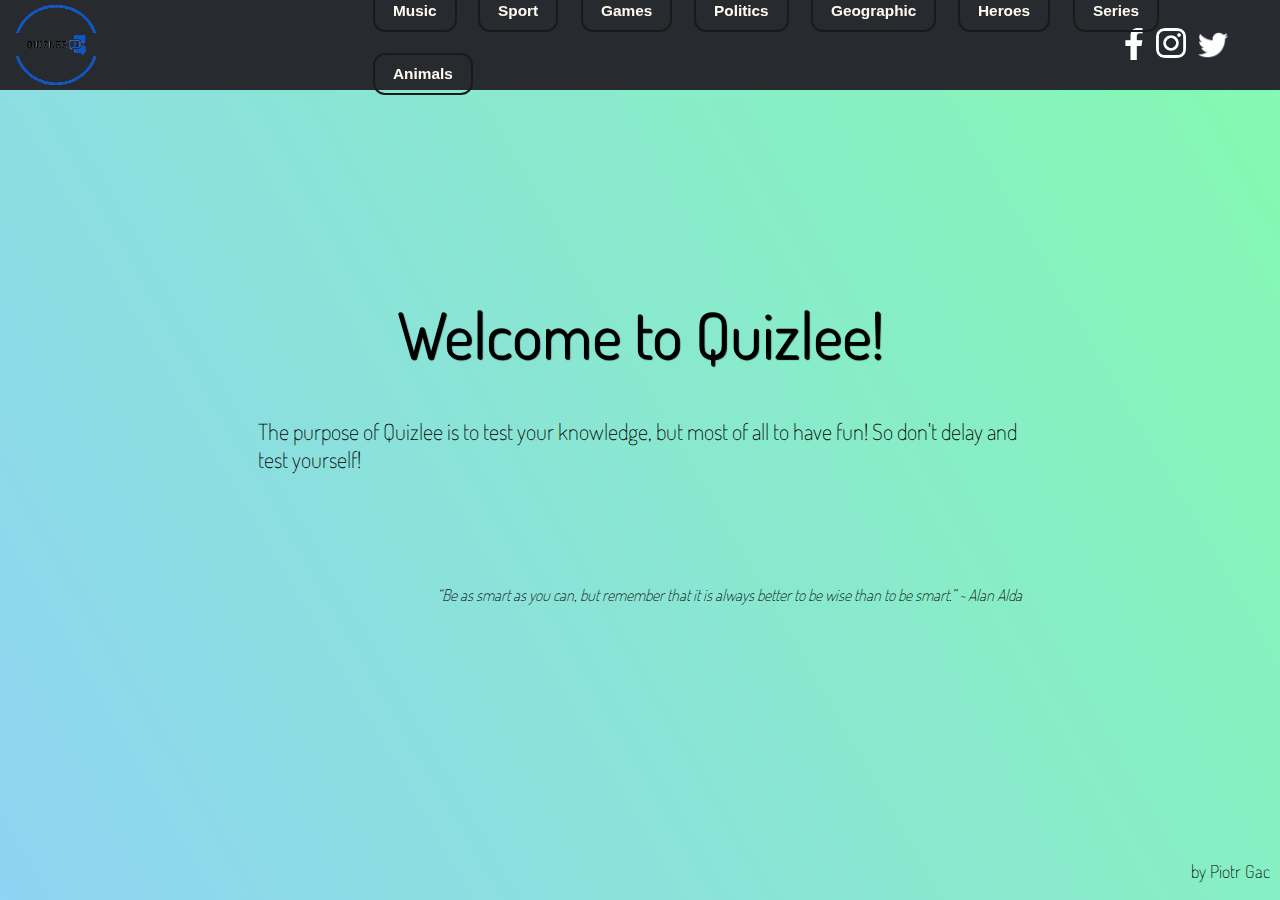
<file: index.html>
<!DOCTYPE html>
<html lang="en-US">
    <head>
        <meta charset="UTF-8">
        <meta name="author" content="Piotr Gac">
        <link rel="stylesheet" type="text/css" href="style.css">
        <link rel="icon" href="images/logo.png" type="image/icon type">
        <meta name="viewport" content= "width=device-width, initial-scale=1.0">
        <title>Quizlee</title>
    </head>
    <body>
        <nav>
            <a href="index.html"><img class="quizlee-logo" alt="site logo" src="images/logo.png"/></a>
            <div class="header-buttons">
                <ul>
                    <li><a href="music_quiz.html"><button>Music</button></a></li>
                    <li><button>Sport</button></li>
                    <li><button>Games</button></li>
                    <li><button>Politics</button></li>
                    <li><button>Geographic</button></li>
                    <li><button>Heroes</button></li>
                    <li><button>Series</button></li>
                    <li><button>Animals</button></li>
                </ul>
            </div>
            <div class="social-media">
                <a href="https://facebook.com"><img alt="facebook logo" width="20px" src="images/facebook-f-brands.png"></a>
                &nbsp;&nbsp;&nbsp;<a href="https://instagram.com"><img alt="instagram logo" width="30px" src="images/instagram-brands.png"></a>
                &nbsp;&nbsp;&nbsp;<a href="https://twitter.com"><img alt="twitter logo" width="30px" src="images/twitter-brands.png"></a>

            </div>
        </nav>
    <main>
        <header>
            <div class="page-main-content">
                <h1>Welcome to Quizlee!</h1>
                <p>The purpose of Quizlee is to test your knowledge, but most of all to have fun! So don't delay and test yourself!</p>
                <p class="quote"><i><q>Be as smart as you can, but remember that it is always better to be wise than to be smart.</q> ~ Alan Alda</i></p>
            </div>
        </header>
    </main>
    <footer>
        <p>by Piotr Gac</p>
    </footer>
    </body>
</html>
</file>
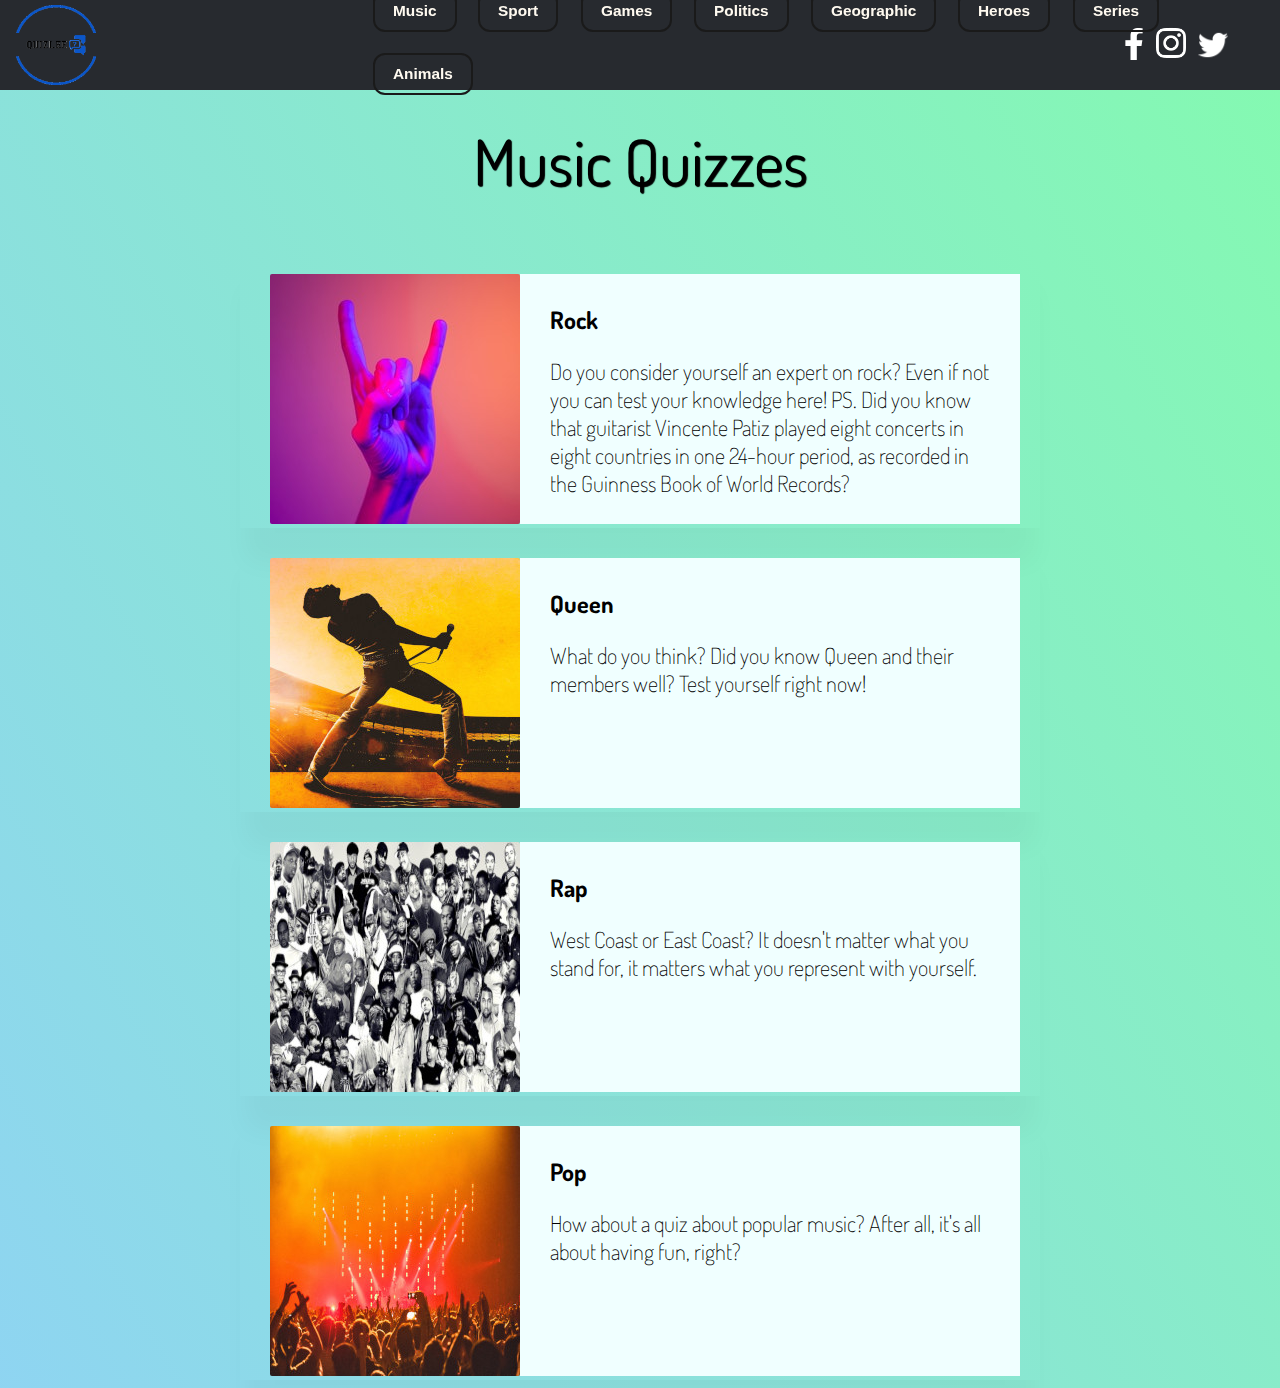
<file: music_quiz.html>
<!DOCTYPE html>
<html lang="pl">
<head>
    <meta charset="UTF-8">
    <meta name="author" content="Piotr Gac">
    <link rel="stylesheet" type="text/css" href="style.css">
    <link rel="icon" href="images/logo.png" type="image/icon type">
    <meta name="viewport" content= "width=device-width, initial-scale=1.0">
    <title>Quizlee</title>
</head>
<body>
<main>
    <div class="quiz_title">
        <h1>Music Quizzes</h1>
    </div>
    <div class="quiz_container">
        <div class="quiz_content">
            <div class="image">
                <a href="rock_quiz.html"><img src="images/rock_image.jpg" class="quiz_logo" alt="rock image"></img>
                    <div class="image_overlay image_overlay--primary">
                        <div class="image_title">Rock</div>
                    </div>
                </a>
            </div>
            <div class="quiz_info">
                <div class="quiz_info_text">
                    <h2>Rock</h2>
                    <p>Do you consider yourself an expert on rock? Even if not you can test your knowledge here! PS. Did you know that guitarist Vincente Patiz played eight concerts in eight countries in one 24-hour period, as recorded in the Guinness Book of World Records?</p>
                </div>
            </div>
        </div>
        <div class="quiz_content">
            <div class="image">
                <a href="#"><img src="images/bohemian_rhapsody.jpg" class="quiz_logo" alt="Bohemain Rhapsody image"></img>
                    <div class="image_overlay image_overlay--primary">
                        <div class="image_title">Queen</div>
                    </div>
                </a>
            </div>
            <div class="quiz_info">
                <div class="quiz_info_text">
                <h2>Queen</h2>
                <p>What do you think? Did you know Queen and their members well? Test yourself right now! </p>
                </div>
            </div>
        </div>
        <div class="quiz_content">
            <div class="image">
                <a href="#"><img src="images/rap_logo.jpg" class="quiz_logo" alt="Rap Logo"></img>
                    <div class="image_overlay image_overlay--primary">
                        <div class="image_title">Rap</div>
                    </div>
                </a>
            </div>
            <div class="quiz_info">
                <div class="quiz_info_text">
                <h2>Rap</h2>
                <p>West Coast or East Coast? It doesn't matter what you stand for, it matters what you represent with yourself.</p>
                </div>
            </div>
        </div>
        <div class="quiz_content">
            <div class="image">
                <a href="#"><img src="images/pop_image.jpg" class="quiz_logo" alt="Rap Logo"></img>
                    <div class="image_overlay image_overlay--primary">
                        <div class="image_title">Pop</div>
                    </div>
                </a>
            </div>
            <div class="quiz_info">
                <div class="quiz_info_text">
                <h2>Pop</h2>
                <p>How about a quiz about popular music? After all, it's all about having fun, right?</p>
                </div>
            </div>
        </div>
    </div>
</main>
<nav>
    <a href="index.html"><img class="quizlee-logo" alt="site logo" src="images/logo.png"/></a>
    <div class="header-buttons">
        <ul>
            <li><a href="music_quiz.html"><button>Music</button></a></li>
            <li><button>Sport</button></li>
            <li><button>Games</button></li>
            <li><button>Politics</button></li>
            <li><button>Geographic</button></li>
            <li><button>Heroes</button></li>
            <li><button>Series</button></li>
            <li><button>Animals</button></li>
        </ul>
    </div>
    <div class="social-media">
        <a href="https://facebook.com"><img alt="facebook logo" width="20px" src="images/facebook-f-brands.png"></a>
        &nbsp;&nbsp;&nbsp;<a href="https://instagram.com"><img alt="instagram logo" width="30px" src="images/instagram-brands.png"></a>
        &nbsp;&nbsp;&nbsp;<a href="https://twitter.com"><img alt="twitter logo" width="30px" src="images/twitter-brands.png"></a>
    </div>
</nav>
</body>
</html>
</file>
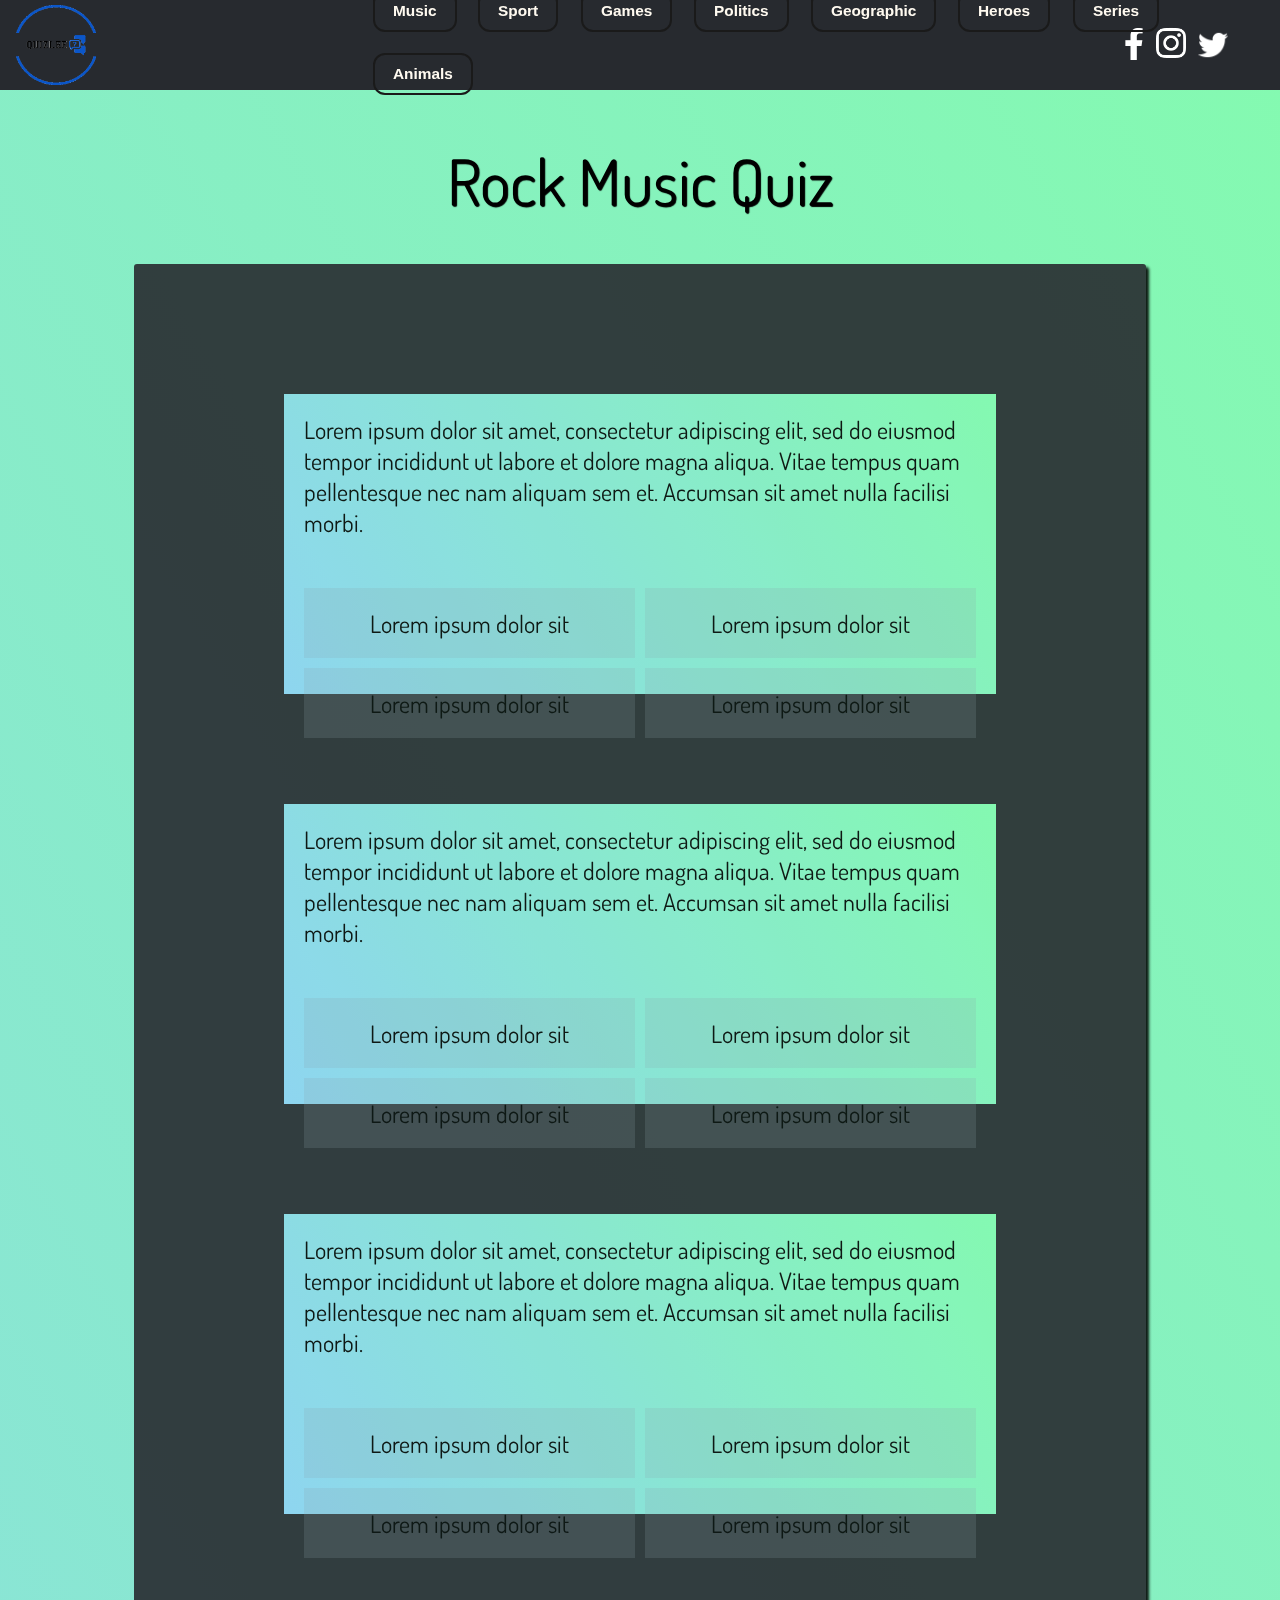
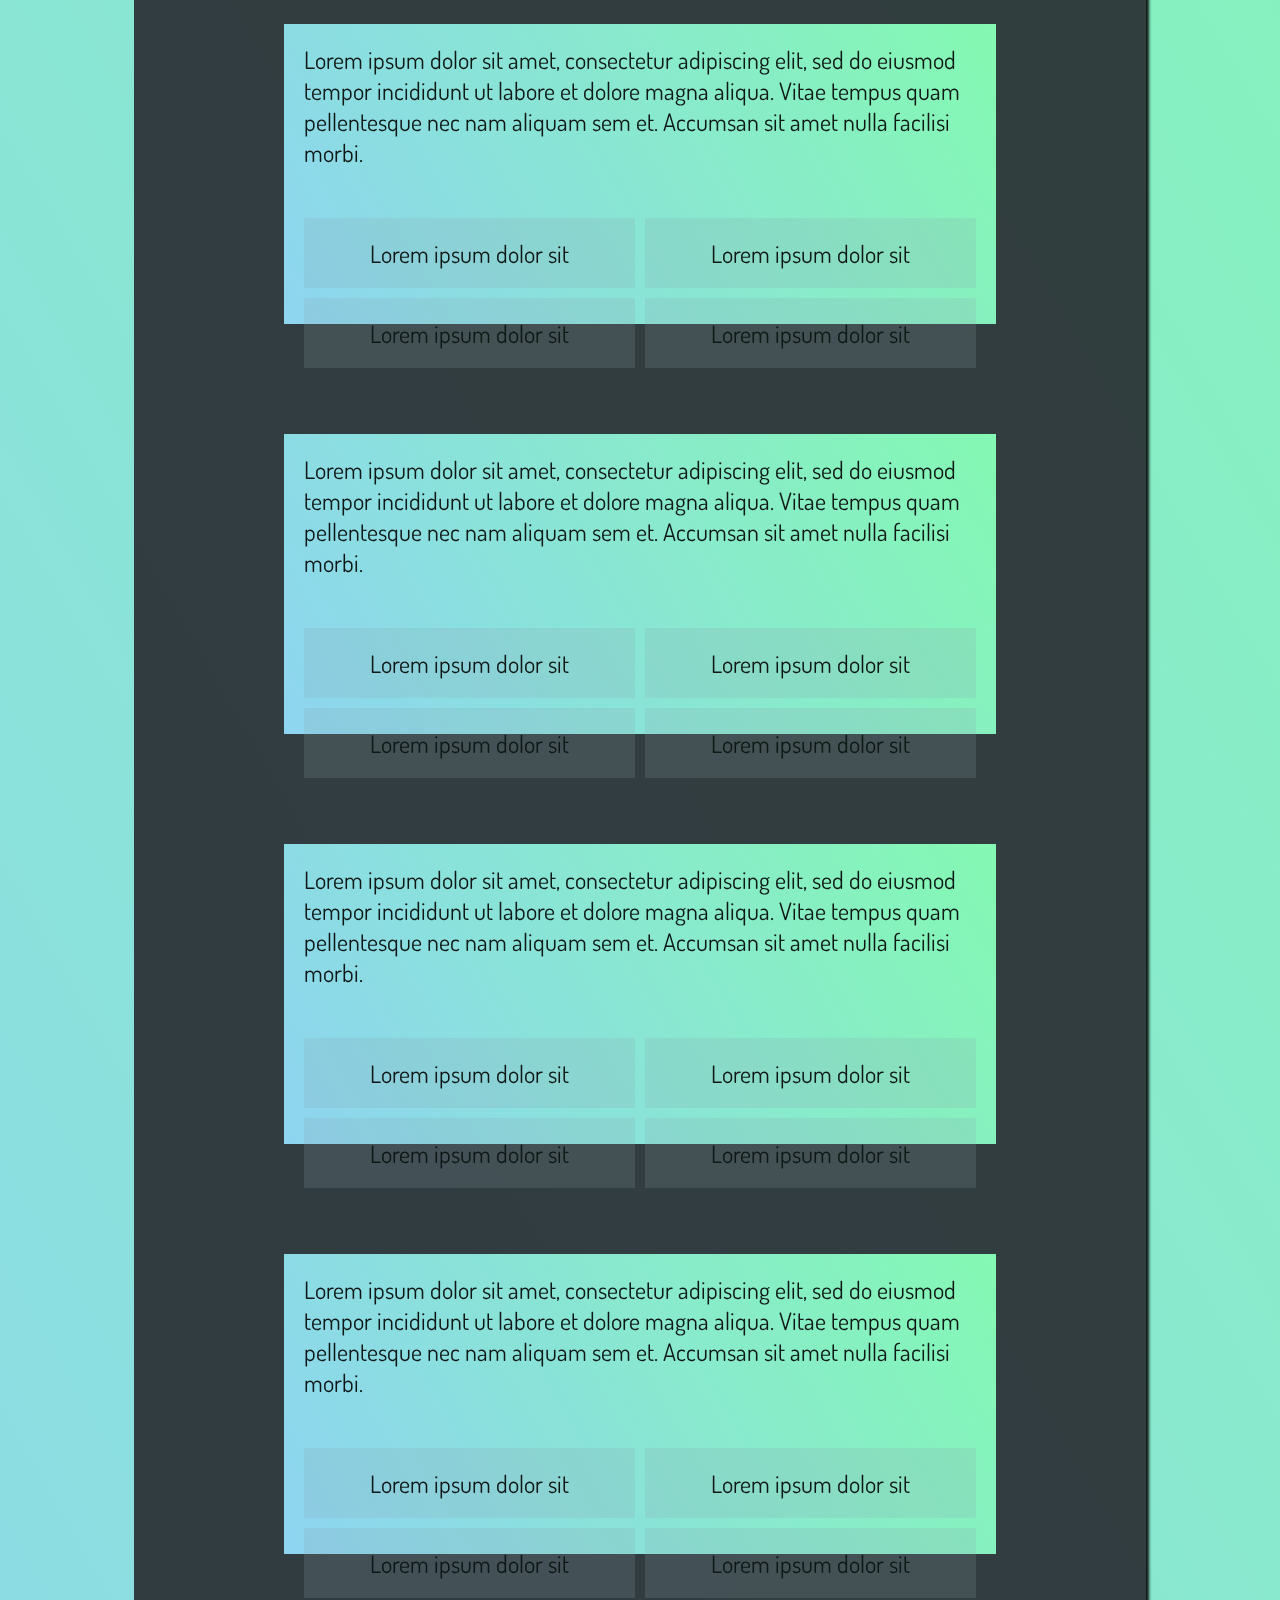
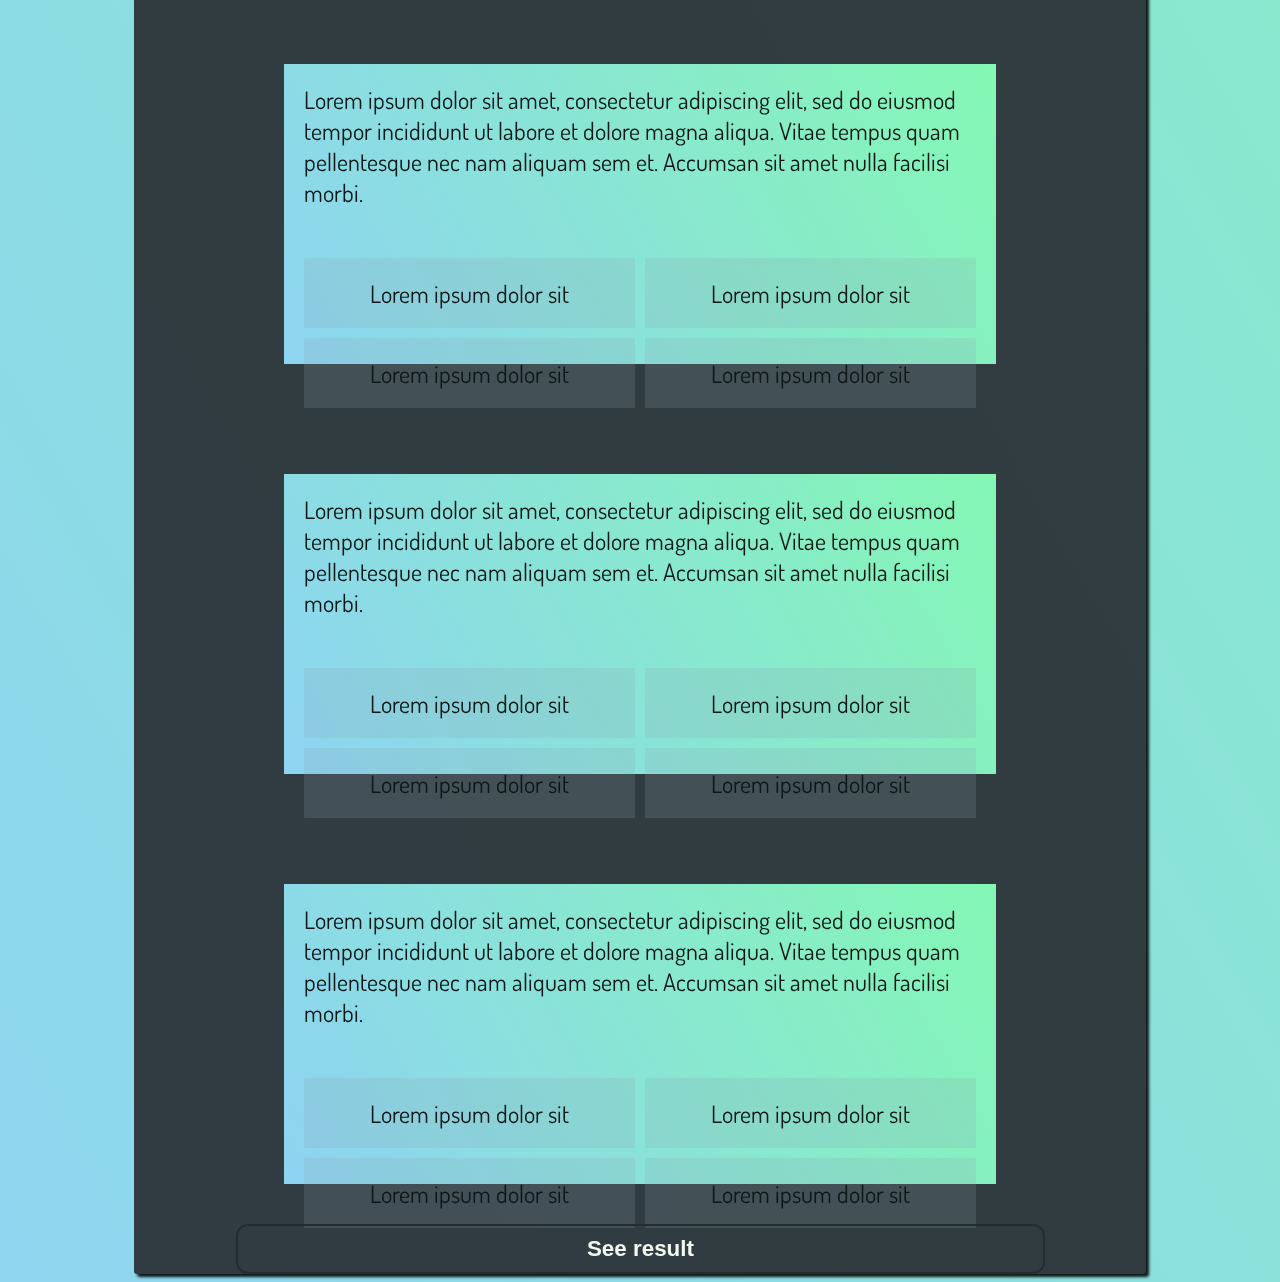
<file: rock_quiz.html>
<!DOCTYPE html>
<html lang="pl">
<head>
    <meta charset="UTF-8">
    <meta name="author" content="Piotr Gac">
    <link rel="stylesheet" type="text/css" href="style.css">
    <link rel="icon" href="images/logo.png" type="image/icon type">
    <meta name="viewport" content="width=device-width, initial-scale=1.0">
    <title>Quizlee</title>
</head>
    <body>
    <main>
        <h1 class="quiz_header">Rock Music Quiz</h1>
        <div class="question_container">
            <form>
            <div class="question_box">
                <div class="question_text">
                    Lorem ipsum dolor sit amet, consectetur adipiscing elit, sed do eiusmod tempor incididunt ut labore et dolore magna aliqua. Vitae tempus quam pellentesque nec nam aliquam sem et. Accumsan sit amet nulla facilisi morbi.
                </div>
                    <div class="answer-content">
                            <input type="radio" hidden="hidden" name="answer1" id="answ1a">
                            <label for="answ1a" class="answerbox" onmouseover="getID(this.id)" onclick="check_box('answ1a')" id="que1a">Lorem ipsum dolor sit</label>
                            <input type="radio" hidden="hidden" name="answer1" id="answ1b">
                            <label for="answ1b" class="answerbox" onmouseover="getID(this.id)" onclick="check_box('answ1b')" id="que1b">Lorem ipsum dolor sit</label>
                            <input type="radio" hidden="hidden" name="answer1" id="answ1c">
                            <label for="answ1c" class="answerbox" onmouseover="getID(this.id)" onclick="check_box('answ1c')" id="que1c">Lorem ipsum dolor sit</label>
                            <input type="radio" hidden="hidden" name="answer1" id="answ1d">
                            <label for="answ1d" class="answerbox" onmouseover="getID(this.id)" onclick="check_box('answ1d')" id="que1d">Lorem ipsum dolor sit</label>
                    </div>
            </div>
            <div class="question_box">
                <div class="question_text">
                    Lorem ipsum dolor sit amet, consectetur adipiscing elit, sed do eiusmod tempor incididunt ut labore et dolore magna aliqua. Vitae tempus quam pellentesque nec nam aliquam sem et. Accumsan sit amet nulla facilisi morbi.
                </div>
                    <div class="answer-content">
                            <input type="radio" hidden="hidden" name="answer2" id="answ2a">
                            <label for="answ2a" class="answerbox" onmouseover="getID(this.id)" onclick="check_box('answ2a')" id="que2a">Lorem ipsum dolor sit</label>
                            <input type="radio" hidden="hidden" name="answer2" id="answ2b">
                            <label for="answ2b" class="answerbox" onmouseover="getID(this.id)" onclick="check_box('answ2b')" id="que2b">Lorem ipsum dolor sit</label>
                            <input type="radio" hidden="hidden" name="answer2" id="answ2c">
                            <label for="answ2c" class="answerbox" onmouseover="getID(this.id)" onclick="check_box('answ2c')" id="que2c">Lorem ipsum dolor sit</label>
                            <input type="radio" hidden="hidden" name="answer2" id="answ2d">
                            <label for="answ2d" class="answerbox" onmouseover="getID(this.id)" onclick="check_box('answ2d')" id="que2d">Lorem ipsum dolor sit</label>
                        </div>
                    </div>
            <div class="question_box">
                <div class="question_text">
                    Lorem ipsum dolor sit amet, consectetur adipiscing elit, sed do eiusmod tempor incididunt ut labore et dolore magna aliqua. Vitae tempus quam pellentesque nec nam aliquam sem et. Accumsan sit amet nulla facilisi morbi.
                </div>
                    <div class="answer-content">
                            <input type="radio" hidden="hidden" name="answer3" id="answ3a">
                            <label for="answ3a" class="answerbox" onmouseover="getID(this.id)" onclick="check_box('answ3a')" id="que3a">Lorem ipsum dolor sit</label>
                            <input type="radio" hidden="hidden" name="answer3" id="answ3b">
                            <label for="answ3b" class="answerbox" onmouseover="getID(this.id)" onclick="check_box('answ3b')" id="que3b">Lorem ipsum dolor sit</label>
                            <input type="radio" hidden="hidden" name="answer3" id="answ3c">
                            <label for="answ3c" class="answerbox" onmouseover="getID(this.id)" onclick="check_box('answ3c')" id="que3c">Lorem ipsum dolor sit</label>
                            <input type="radio" hidden="hidden" name="answer3" id="answ3d">
                            <label for="answ3d" class="answerbox" onmouseover="getID(this.id)" onclick="check_box('answ3d')" id="que3d">Lorem ipsum dolor sit</label>
                    </div>
            </div>
            <div class="question_box"><div class="question_text">
                Lorem ipsum dolor sit amet, consectetur adipiscing elit, sed do eiusmod tempor incididunt ut labore et dolore magna aliqua. Vitae tempus quam pellentesque nec nam aliquam sem et. Accumsan sit amet nulla facilisi morbi.
            </div>
                    <div class="answer-content">
                            <input type="radio" hidden="hidden" name="answer4" id="answ4a">
                            <label for="answ4a" class="answerbox" onmouseover="getID(this.id)" onclick="check_box('answ4a')" id="que4a">Lorem ipsum dolor sit</label>
                            <input type="radio" hidden="hidden" name="answer4" id="answ4b">
                            <label for="answ4b" class="answerbox" onmouseover="getID(this.id)" onclick="check_box('answ4b')" id="que4b">Lorem ipsum dolor sit</label>
                            <input type="radio" hidden="hidden" name="answer4" id="answ4c">
                            <label for="answ4c" class="answerbox" onmouseover="getID(this.id)" onclick="check_box('answ4c')" id="que4c">Lorem ipsum dolor sit</label>
                            <input type="radio" hidden="hidden" name="answer4" id="answ4d">
                            <label for="answ4d" class="answerbox" onmouseover="getID(this.id)" onclick="check_box('answ4d')" id="que4d">Lorem ipsum dolor sit</label>
                    </div>
            </div>
            <div class="question_box">
                <div class="question_text">
                    Lorem ipsum dolor sit amet, consectetur adipiscing elit, sed do eiusmod tempor incididunt ut labore et dolore magna aliqua. Vitae tempus quam pellentesque nec nam aliquam sem et. Accumsan sit amet nulla facilisi morbi.
                </div>
                    <div class="answer-content">
                            <input type="radio" hidden="hidden" name="answer5" id="answ5a">
                            <label for="answ5a" class="answerbox" onmouseover="getID(this.id)" onclick="check_box('answ5a')" id="que5a">Lorem ipsum dolor sit</label>
                            <input type="radio" hidden="hidden" name="answer5" id="answ5b">
                            <label for="answ5b" class="answerbox" onmouseover="getID(this.id)" onclick="check_box('answ5b')" id="que5b">Lorem ipsum dolor sit</label>
                            <input type="radio" hidden="hidden" name="answer5" id="answ5c">
                            <label for="answ5c" class="answerbox" onmouseover="getID(this.id)" onclick="check_box('answ5c')" id="que5c">Lorem ipsum dolor sit</label>
                            <input type="radio" hidden="hidden" name="answer5" id="answ5d">
                            <label for="answ5d" class="answerbox" onmouseover="getID(this.id)" onclick="check_box('answ5d')" id="que5d">Lorem ipsum dolor sit</label>
                    </div>
            </div>
            <div class="question_box">
                <div class="question_text">
                    Lorem ipsum dolor sit amet, consectetur adipiscing elit, sed do eiusmod tempor incididunt ut labore et dolore magna aliqua. Vitae tempus quam pellentesque nec nam aliquam sem et. Accumsan sit amet nulla facilisi morbi.
                </div>
                    <div class="answer-content">
                            <input type="radio" hidden="hidden" name="answer6" id="answ6a">
                            <label for="answ6a" class="answerbox" onmouseover="getID(this.id)" onclick="check_box('answ6a')" id="que6a">Lorem ipsum dolor sit</label>
                            <input type="radio" hidden="hidden" name="answer6" id="answ6b">
                            <label for="answ6b" class="answerbox" onmouseover="getID(this.id)" onclick="check_box('answ6b')" id="que6b">Lorem ipsum dolor sit</label>
                            <input type="radio" hidden="hidden" name="answer6" id="answ6c">
                            <label for="answ6c" class="answerbox" onmouseover="getID(this.id)" onclick="check_box('answ6c')" id="que6c">Lorem ipsum dolor sit</label>
                            <input type="radio" hidden="hidden" name="answer6" id="answ6d">
                            <label for="answ6d" class="answerbox" onmouseover="getID(this.id)" onclick="check_box('answ6d')" id="que6d">Lorem ipsum dolor sit</label>
                    </div>
            </div>
            <div class="question_box">
                <div class="question_text">
                    Lorem ipsum dolor sit amet, consectetur adipiscing elit, sed do eiusmod tempor incididunt ut labore et dolore magna aliqua. Vitae tempus quam pellentesque nec nam aliquam sem et. Accumsan sit amet nulla facilisi morbi.
                </div>
                    <div class="answer-content">
                            <input type="radio" hidden="hidden" name="answer7" id="answ7a">
                            <label for="answ7a" class="answerbox" onmouseover="getID(this.id)" onclick="check_box('answ7a')" id="que7a">Lorem ipsum dolor sit</label>
                            <input type="radio" hidden="hidden" name="answer7" id="answ7b">
                            <label for="answ7b" class="answerbox" onmouseover="getID(this.id)" onclick="check_box('answ7b')" id="que7b">Lorem ipsum dolor sit</label>
                            <input type="radio" hidden="hidden" name="answer7" id="answ7c">
                            <label for="answ7c" class="answerbox" onmouseover="getID(this.id)" onclick="check_box('answ7c')" id="que7c">Lorem ipsum dolor sit</label>
                            <input type="radio" hidden="hidden" name="answer7" id="answ7d">
                            <label for="answ7d" class="answerbox" onmouseover="getID(this.id)" onclick="check_box('answ7d')" id="que7d">Lorem ipsum dolor sit</label>
                    </div>
            </div>
            <div class="question_box">
                <div class="question_text">
                    Lorem ipsum dolor sit amet, consectetur adipiscing elit, sed do eiusmod tempor incididunt ut labore et dolore magna aliqua. Vitae tempus quam pellentesque nec nam aliquam sem et. Accumsan sit amet nulla facilisi morbi.
                </div>
                    <div class="answer-content">
                            <input type="radio" hidden="hidden" name="answer8" id="answ8a">
                            <label for="answ8a" class="answerbox" onmouseover="getID(this.id)" onclick="check_box('answ8a')" id="que8a">Lorem ipsum dolor sit</label>
                            <input type="radio" hidden="hidden" name="answer8" id="answ8b">
                            <label for="answ8b" class="answerbox" onmouseover="getID(this.id)" onclick="check_box('answ8b')" id="que8b">Lorem ipsum dolor sit</label>
                            <input type="radio" hidden="hidden" name="answer8" id="answ8c">
                            <label for="answ8c" class="answerbox" onmouseover="getID(this.id)" onclick="check_box('answ8c')" id="que8c">Lorem ipsum dolor sit</label>
                            <input type="radio" hidden="hidden" name="answer8" id="answ8d">
                            <label for="answ8d" class="answerbox" onmouseover="getID(this.id)" onclick="check_box('answ8d')" id="que8d">Lorem ipsum dolor sit</label>
                    </div>
            </div>
            <div class="question_box">
                <div class="question_text">
                    Lorem ipsum dolor sit amet, consectetur adipiscing elit, sed do eiusmod tempor incididunt ut labore et dolore magna aliqua. Vitae tempus quam pellentesque nec nam aliquam sem et. Accumsan sit amet nulla facilisi morbi.
                </div>
                    <div class="answer-content">
                            <input type="radio" hidden="hidden" name="answer9" id="answ9a">
                            <label for="answ9a" class="answerbox" onmouseover="getID(this.id)" onclick="check_box('answ9a')" id="que9a">Lorem ipsum dolor sit</label>
                            <input type="radio" hidden="hidden" name="answer9" id="answ9b">
                            <label for="answ9b" class="answerbox" onmouseover="getID(this.id)" onclick="check_box('answ9b')" id="que9b">Lorem ipsum dolor sit</label>
                            <input type="radio" hidden="hidden" name="answer9" id="answ9c">
                            <label for="answ9c" class="answerbox" onmouseover="getID(this.id)" onclick="check_box('answ9c')" id="que9c">Lorem ipsum dolor sit</label>
                            <input type="radio" hidden="hidden" name="answer9" id="answ9d">
                            <label for="answ9d" class="answerbox" onmouseover="getID(this.id)" onclick="check_box('answ9d')" id="que9d">Lorem ipsum dolor sit</label>
                    </div>
            </div>
            <div class="question_box">
                <div class="question_text">
                    Lorem ipsum dolor sit amet, consectetur adipiscing elit, sed do eiusmod tempor incididunt ut labore et dolore magna aliqua. Vitae tempus quam pellentesque nec nam aliquam sem et. Accumsan sit amet nulla facilisi morbi.
                </div>
                    <div class="answer-content">
                            <input type="radio" hidden="hidden" name="answer10" id="answ10a">
                            <label for="answ10a" class="answerbox" onmouseover="getID(this.id)" onclick="check_box('answ10a')" id="que10a">Lorem ipsum dolor sit</label>
                            <input type="radio" hidden="hidden" name="answer10" id="answ10b">
                            <label for="answ10b" class="answerbox" onmouseover="getID(this.id)" onclick="check_box('answ10b')" id="que10b">Lorem ipsum dolor sit</label>
                            <input type="radio" hidden="hidden" name="answer10" id="answ10c">
                            <label for="answ10c" class="answerbox" onmouseover="getID(this.id)" onclick="check_box('answ10c')" id="que10c">Lorem ipsum dolor sit</label>
                            <input type="radio" hidden="hidden" name="answer10" id="answ10d">
                            <label for="answ10d" class="answerbox" onmouseover="getID(this.id)" onclick="check_box('answ10d')" id="que10d">Lorem ipsum dolor sit</label>
                    </div>
            </div>
                <input class="endbutton" type="submit" value="See result">
            </form>
        </div>
    </main>
    <nav>
        <a href="index.html"><img class="quizlee-logo" alt="site logo" src="images/logo.png"/></a>
        <div class="header-buttons">
            <ul>
                <li><a href="music_quiz.html"><button>Music</button></a></li>
                <li><button>Sport</button></li>
                <li><button>Games</button></li>
                <li><button>Politics</button></li>
                <li><button>Geographic</button></li>
                <li><button>Heroes</button></li>
                <li><button>Series</button></li>
                <li><button>Animals</button></li>
            </ul>
        </div>
        <div class="social-media">
            <a href="https://facebook.com"><img alt="facebook logo" width="20px" src="images/facebook-f-brands.png"></a>
            &nbsp;&nbsp;&nbsp;<a href="https://instagram.com"><img alt="instagram logo" width="30px" src="images/instagram-brands.png"></a>
            &nbsp;&nbsp;&nbsp;<a href="https://twitter.com"><img alt="twitter logo" width="30px" src="images/twitter-brands.png"></a>
        </div>
    </nav>
    <script src="script.js"></script>
</body>
</html>
</file>
<file: style.css>
@import url('https://fonts.googleapis.com/css2?family=Dosis:wght@300;500&display=swap');
body{
    font-family: 'Dosis';
    background-image: linear-gradient(600deg, #84fab0 0%, #8fd3f4 100%);
    background-size: 100% 110%;
    background-repeat: no-repeat;
}
main{
    margin-top: 200px;
}
nav{
    background-color: #272a2f;
    position: fixed;
    top: 0;
    left: 0;
    display: flex;
    justify-content: space-between;
    align-items: center;
    width: 100%;
    height: 90px;
}
nav li{
    display: inline-block;
    margin-bottom: 0.5em;
    margin-left: 0.5em;
    margin-right: 0.5em;
    font-size: 1.2em;
}
.quizlee-logo{
    margin-top: 0.2em;
    margin-left: 1em;
    width: 5em;
    height: 5em;
}
.header-buttons{
    position: absolute;
    margin-left: 25%;
}
header{
    display: flex;
    justify-content: center;
    margin: 250px;
}
.page-main-content{
    width: 900px;
}
h1{
    text-align: center;
    font-weight: normal;
    font-size: 4em;
    text-shadow: 1px 1px 1px black;
}
p{
    font-weight: lighter;
    font-size: 1.4em;
}
button{
    background-color: transparent;
    border: 2px solid #1A1A1A;
    border-radius: 12px;
    color: floralwhite;
    cursor: pointer;
    display: inline-block;
    font-size: 0.8em;
    font-weight: 600;
    padding: 10px 15px;
    text-align: center;
    touch-action: manipulation;
    width: 100%;
    will-change: transform;
    margin: 8px 3px 3px 3px;
}
button:disabled {
    pointer-events: none;
}
button:hover{
    color: #fff;
    background-color: #1A1A1A;
    box-shadow: rgba(0, 0, 0, 0.25) 0 8px 15px;
    transform: translateY(-2px);
}
button:active{
    transform: translateY(0);
}
footer{
    position: absolute;
    text-align: right;
    font-size: 0.8em;
    bottom: 0;
    right: 10px;
}
.social-media{
    margin: 1em;
    width: 140px;
}
.quiz_title{
    margin-top: -5em;
    text-shadow: 1px 1px 1px black;
}
.quiz_logo{
    width: 250px;
    height: 250px;
    margin-top: 30px;
    margin-left: 30px;
    border-radius: 2px;
}
.image{
    position: relative;
}
.image_overlay{
    position: absolute;
    top: 0;
    left: 30px;
    width: 250px;
    height: 250px;
    margin-top: 30px;
    background: rgba(0, 0, 0, 0.6);
    color: #ffffff;
    display: flex;
    flex-direction: column;
    align-items: center;
    justify-content: center;
    opacity: 0;
    transition: opacity 0.5s;
}
.image_overlay-primary{
    background: #009578;
}
.image_overlay > *{
    transform: translateY(10px);
    transition: transform 0.25s;
}
.image_overlay:hover{
    opacity: 1;
}
.image_overlay:hover > *{
    transform: translateY(0);
}
.image_title{
    font-size: 2em;
    font-weight: bold;
}
.image_description{
    font-size: 1.25em;
    margin-top: 0.25em;
    text-align: center;
}
.quiz_container{
    display: flex;
    flex-wrap: wrap;
    justify-content: center;
    width: 100%;
}
.quiz_content{
    display: inherit;
    width: 800px;
    box-shadow: 0px 40px 25px -5px rgba(0,0,0,0.03) , 10px 10px 10px -50px rgba(0,0,0,0.09);
}
.quiz_info{
    background: azure;
    width: 500px;
    height: 250px;
    margin-top: 30px;
}
.quiz_info_text{
    margin: 30px;
}
.quote{
    text-align: right;
    margin-top: 7em;
    font-size: medium;
}
.question_container{
    display: flex;
    justify-content: center;
    flex-wrap: wrap;
    background-color: #272a2f;
    border-radius: 3px;
    box-shadow: 3px 3px 3px black;
    opacity: 90%;
    height: auto;
    width: 80%;
    margin-left: 10%;
    margin-right: 10%;
}
.question_box{
    background-image: linear-gradient(600deg, #84fab0 0%, #8fd3f4 100%);
    margin-left: 150px;
    margin-right: 150px;
    margin-top: 70px;
    margin-bottom: 40px;
    height: 300px;
    width: 100%;
}
.quiz_header{
    margin-top: -60px;
}
.answerbox{
    display: block;
    cursor: pointer;
    background-color: rgba(142,153,171,0.2);
    width: 100%;
    height: 70px;
    padding: 20px;
    box-sizing: border-box;
    text-align: center;
    margin-left: 20px;
    margin-right: 20px;
    vertical-align: middle;
    transform: perspective(1px) translateZ(0);
    box-shadow: 0 0 1px rgba(0, 0, 0, 0);
    -webkit-transition-duration: 0.3s;
    transition-duration: 0.3s;
}
.answerbox:hover{
    border: 1px solid black;
    border-radius: 2px;
    box-shadow: 0 10px 10px -10px rgba(0, 0, 0, 0.5);
    transform: scale(1.01);
}
input[type=radio]:checked + label {
    border: 1px solid black;
    border-radius: 2px;
}
form{
    display: flex;
    align-items: flex-start;
    flex-wrap: wrap;
    margin-top: 60px;
}
.question_text{
    cursor: default;
    margin: 20px;
    font-weight: revert;
    font-size: x-large;
    text-align: left;
}
.answer-content{
    display: grid;
    grid-template-columns: 1fr 1fr;
    grid-gap: 10px;
    margin-right: 40px;
    margin-top: 50px;
    font-size: x-large;
}
.endbutton{
    background-color: transparent;
    border: 2px solid #1A1A1A;
    border-radius: 12px;
    color: floralwhite;
    cursor: pointer;
    font-size: 1.4em;
    font-weight: 600;
    padding: 10px 15px;
    text-align: center;
    margin-left: auto;
    margin-right:auto;
    touch-action: manipulation;
    width: 80%;
    will-change: transform;
}
.endbutton:hover{
    color: #fff;
    background-color: #1A1A1A;
    box-shadow: rgba(0, 0, 0, 0.25) 0 8px 15px;
    transform: translateY(-2px);
}
.endbutton:active{
    transform: translateY(0);
}
</file>
